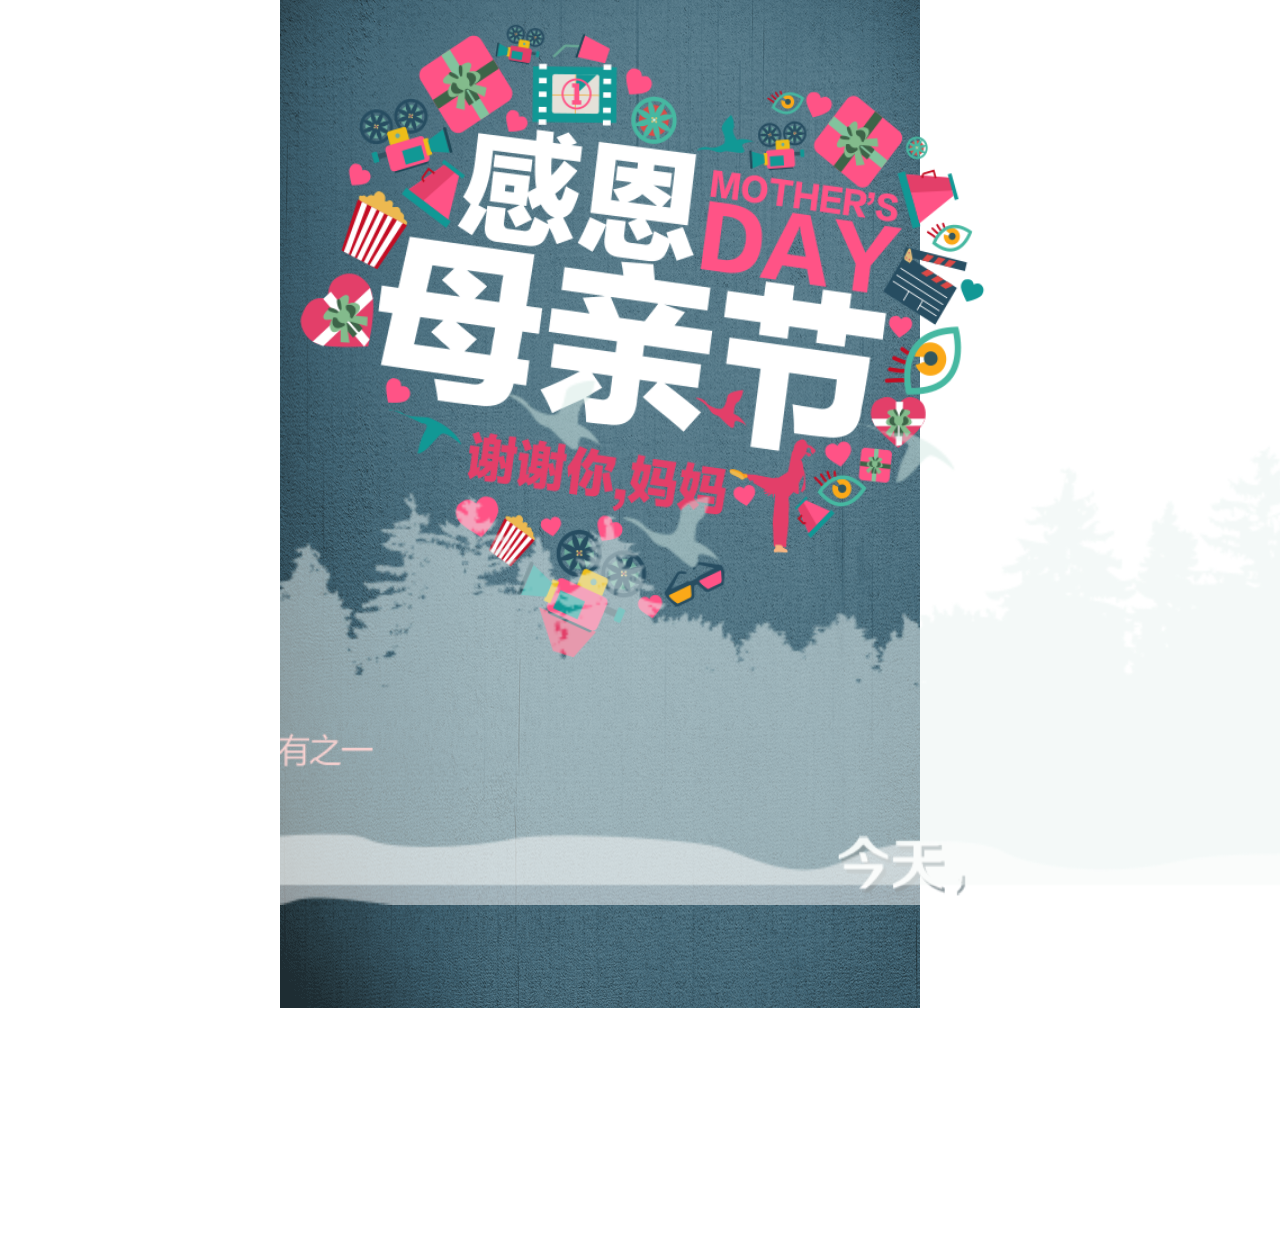
<file: index.html>
<!DOCTYPE html>
<html lang="en">
<head>
    <meta charset="UTF-8">
    <meta name="viewport" content="width=device-width,initial-scale=1.0,maximum-scale=1.0,minimum-scale=1.0,user-scalable=no">
    <title>母亲节</title>
    <style>
        *{
            margin: 0;
            padding: 0;
        }
        li{
            list-style: none;
        }
        a{
            text-decoration: none;
        }
        #warp{
            background-size: 100% 100%;
            margin: 0 auto;
        }
        #list li{
            width: 100%;
            background: url("img/bg.png") 0 0 no-repeat;
            text-align: center;
            overflow: hidden;
            display: none;
        }
        /*第一页*/
        #list li:first-child .p{
            width: 100%;
            display: block;
            font-size: 0;
        }
        #list li:first-child .p1{
            margin-top: -100%;
        }
        #list li:first-child .t1{
            width: 80%;
            font-size: 0;
            margin-left: -200%;
        }
        #list li:first-child .t2{
            width: 100%;
            font-size: 0;
            margin-right: -200%;
        }
        /*第二页*/
        #list li .top,
        #list li .bottom{
            width: 90%;
            margin: 0 auto;
        }
        #list li .top{
            margin-top: 8%;
            margin-bottom: 5%;
        }
    </style>
</head>
<body>
    <div id="warp">
        <ul id="list">
            <!--第一页-->
            <li style="display: block">
                <img src="img/p0/4.png" alt="" class="p p1">
                <img src="img/p0/2.png" alt="" class="t1"><br>
                <img src="img/p0/3.png" alt="" class="t2">
                <img src="img/p0/5.png" alt="" class="p" style="position: absolute;bottom: -5px">
            </li>
            <li>
                <img src="img/p1/1.png" alt="" class="top">
                <img src="img/p1/2.png" alt="" class="bottom">
            </li>
            <li>
                <img src="img/p1/1.png" alt="" class="top">
                <img src="img/p1/2.png" alt="" class="bottom">
            </li>
            <li>
                <img src="img/p1/1.png" alt="" class="top">
                <img src="img/p1/2.png" alt="" class="bottom">
            </li>
            <li>
                <img src="img/p1/1.png" alt="" class="top">
                <img src="img/p1/2.png" alt="" class="bottom">
            </li>
        </ul>
    </div>
    <script src="js/jquery-1.11.1.min.js"></script>
    <script>
//        第一次加载完成时
        window.onload = function () {
            fn();
            $(".p1").animate({"margin-top": 0},500,function () {
                $(".t1").animate({"margin-left": 0},500).add($(".t2").animate({"margin-right": 0},500));
            });
        };
//        划页时
        var startPage = 0,endPage = 0,num = 1;
        document.addEventListener("touchstart",function (e) {
            startPage = e.touches[0].pageY;
        },false);
        document.addEventListener("touchmove",function (e) {
            endPage = e.touches[0].pageY;
        },false);
        document.addEventListener("touchend",function () {
            console.log(startPage - endPage );
            if(startPage - endPage >= 50){
                if(num >= 5){
                    return;
                }
                switch (num){
                    case 1 :
                        $("#list li:nth-child(1)").slideUp().next().css("display","block").animate({"top":0},200);
                        break;
                }
                num++;
            }

        },false);




//        当窗口大小改变时
        window.onresize=function () {
            fn();
        };
        function fn() {
            var window_W = $(window).width();
            var window_H = $(window).height();
            if(window_W > 768 && window_W < 960){
                $("#warp").width("640px").find("li").height("1150px");
            }else if(window_W >= 960){
                $("#warp").width("720px").find("li").height("1250px");
            }else {
                $("#warp").width("100%").find("li").height(window_H).find(".bg").height(window_H);
            }
        }
    </script>
</body>
</html>
</file>
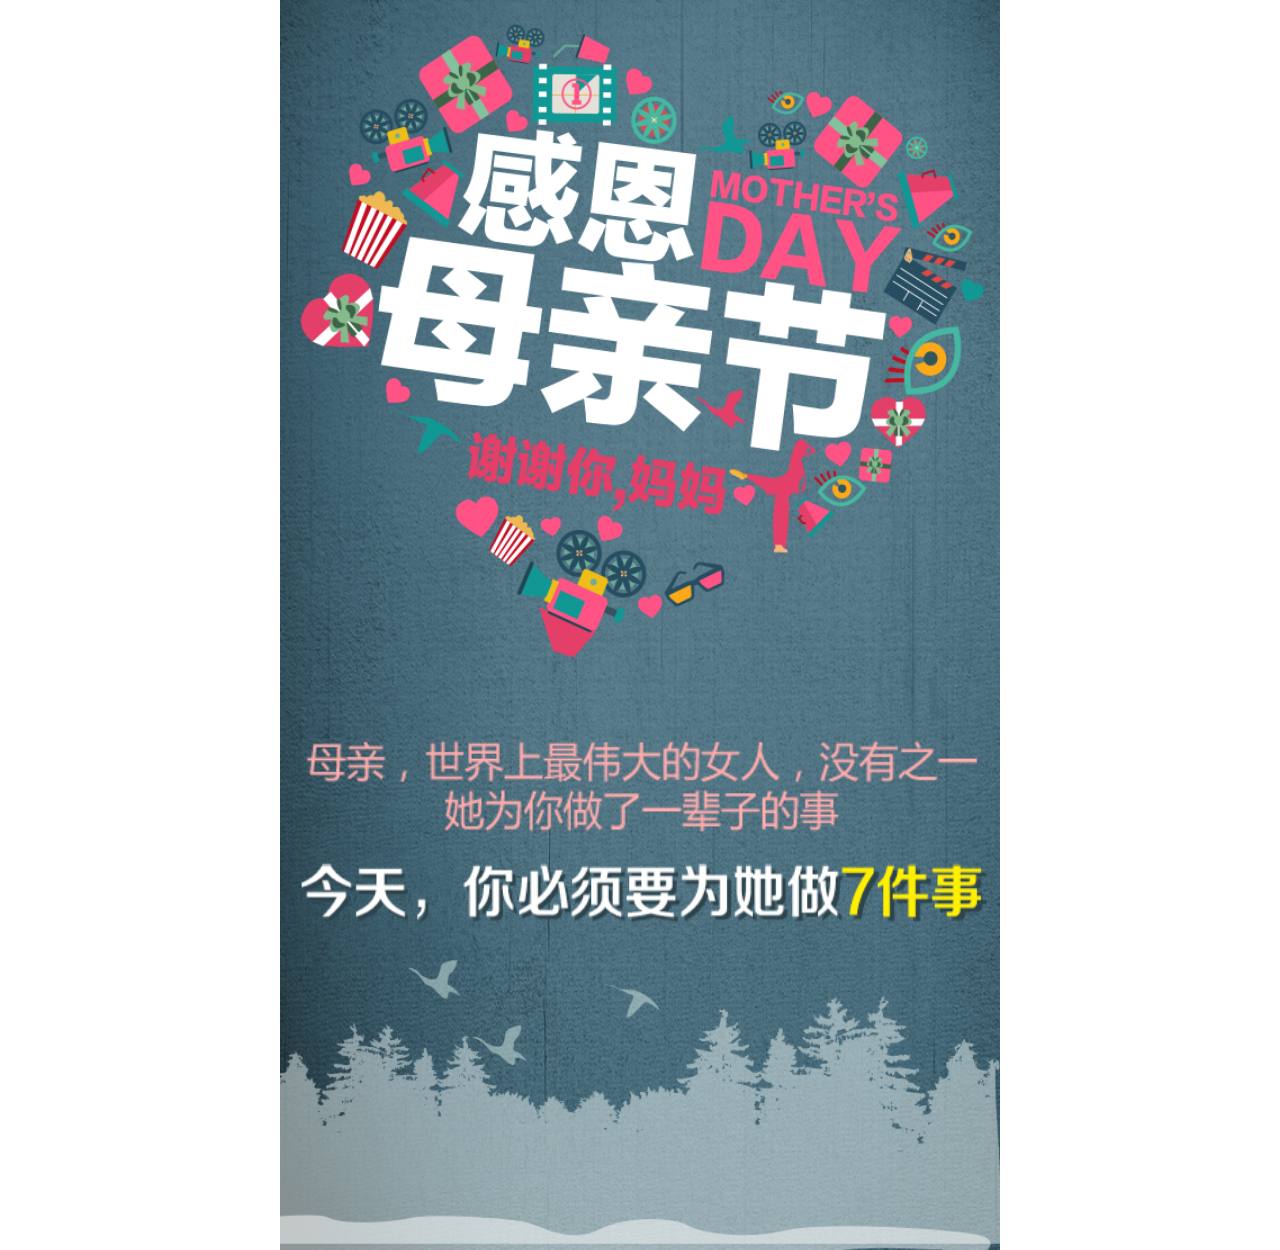
<file: index1.html>
<!DOCTYPE html>
<html lang="en">
<head>
    <meta charset="UTF-8">
    <meta name="viewport" content="width=device-width,initial-scale=1.0,maximum-scale=1.0,minimum-scale=1.0,user-scalable=no">
    <link rel="stylesheet" href="css/swiper-3.4.2.min.css">
    <link rel="stylesheet" href="css/animate.min.css">
    <link rel="stylesheet" href="css/index.css">
    <title>母亲节</title>
</head>
<body>
    <div class="swiper-container">
        <div class="swiper-wrapper">
            <!--第一页-->
            <div class="swiper-slide">
                <img src="img/p0/4.png" alt="" class="top">
                <img src="img/p0/2.png" alt="" class="left">
                <img src="img/p0/3.png" alt="" class="right">
                <img src="img/p0/5.png" alt="" class="p5">
            </div>
            <!--第二页-->
            <div class="swiper-slide page">
                <img src="img/p1/1.png" alt=""  class="top">
                <img src="img/p1/2.png" alt=""  class="left">
            </div>
            <!--第三页-->
            <div class="swiper-slide page">
                <img src="img/p2/1.png" alt=""  class="top">
                <img src="img/p2/2.png" alt=""  class="left">
            </div>
            <!--第四页-->
            <div class="swiper-slide page">
                <img src="img/p3/1.png" alt=""  class="top">
                <img src="img/p3/2.png" alt=""  class="left">
            </div>
            <!--第五页-->
            <div class="swiper-slide page">
                <img src="img/p4/1.png" alt=""  class="top">
                <img src="img/p4/2.png" alt=""  class="left">
            </div>
            <!--第六页-->
            <div class="swiper-slide page">
                <img src="img/p5/1.png" alt="" class="top">
                <img src="img/p5/2.png" alt="" class="left">
            </div>
            <!--第七页-->
            <div class="swiper-slide page">
                <img src="img/p6/1.png" alt="" class="top">
                <img src="img/p6/2.png" alt="" class="left">
            </div>
            <!--第八页-->
            <div class="swiper-slide page">
                <img src="img/p7/1.png" alt="" class="top">
                <img src="img/p7/2.png" alt="" class="left">
            </div>
            <!--第九页-->
            <div class="swiper-slide last">
                <div class="top">
                    <img src="img/p8/2.png" alt="">
                    <img src="img/p8/5.png" alt="">
                </div>
                <img src="img/p8/6.png" alt="" class="left">
                <img src="img/p8/4.png" alt="">
            </div>
            <div class="back"></div>
        </div>
    </div>
    <script src="js/swiper-3.4.2.jquery.min.js"></script>
    <script src="js/swiper-3.4.2.min.js"></script>
    <script src="js/swiper.animate1.0.2.min.js"></script>
    <script src="js/jquery-1.11.1.min.js"></script>
    <script src="js/index.js"></script>
</body>
</html>
</file>
<file: css/index.css>
*{
    margin: 0;
    padding: 0;
}
.swiper-container{
    width: 100%;
    text-align: center;
}
.swiper-slide img{
    width: 100%;
}
.swiper-slide{
    height: 100%;
    width: 100%;
    background: url("../img/bg.png") 0 0 no-repeat;
    background-size: 100% 100%;
    position: relative;
}
.swiper-slide .p5{
    position: absolute;
    bottom: -5px;
    left: 0;
}
.page img{
    width: 90%;
}
.page img:first-child{
    margin: 10% auto 5%;
}
.last .top{
    width: 90%;
    margin: 10% auto 5%;
    position: relative;
}
.last .top img:nth-child(2){
    position: absolute;
    bottom: 5%;
    left: 50%;
    transform: translateX(-50%);
    width: 70%;
}
.last img:nth-child(2){
    width: 50%;
    margin-top: 10%;
}
</file>
